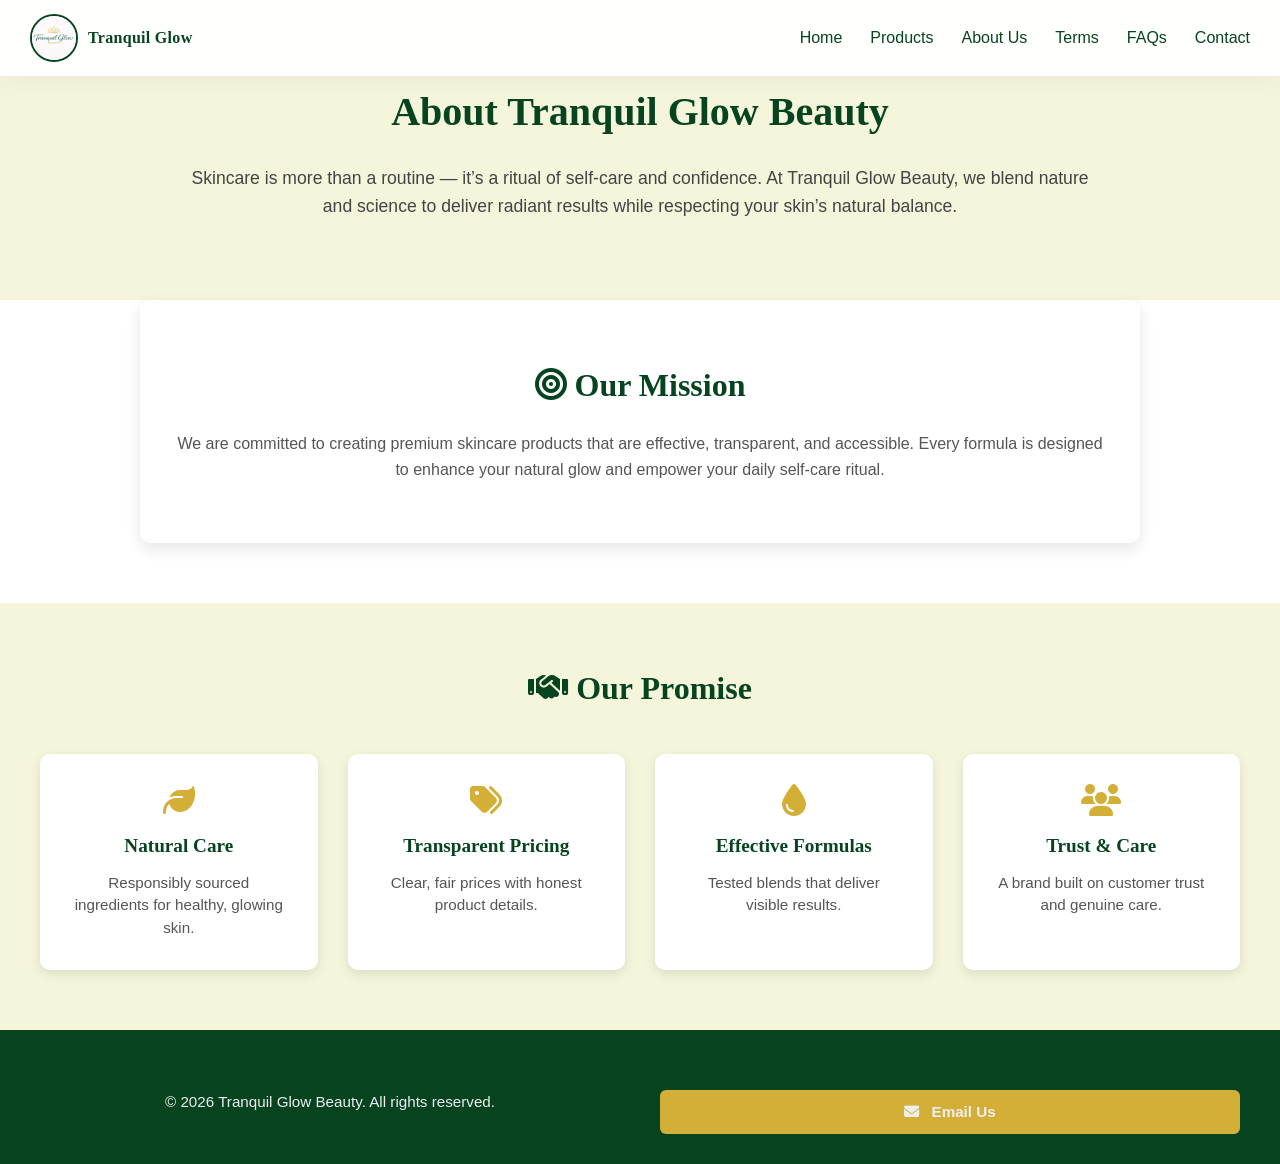
<file: about.html>
<!DOCTYPE html>
<html lang="en">
<head>
  <meta charset="UTF-8">
  <meta name="viewport" content="width=device-width, initial-scale=1.0">
  <title>About Us - Tranquil Glow Beauty</title>
  <link rel="stylesheet" href="css/style.css">
  <!-- Font Awesome -->
  <link rel="stylesheet" href="https://cdnjs.cloudflare.com/ajax/libs/font-awesome/6.5.0/css/all.min.css">
</head>
<body>

  <!-- Header (same as main site) -->
  <header class="navbar">
    <div class="logo">
      <img src="images/logo.jpg" alt="Tranquil Glow Beauty Logo">
      <p>Tranquil Glow</p>
    </div>
    <nav>
      <ul class="nav-links">
        <li><a href="index.html">Home</a></li>
        <li><a href="index.html#overview-section">Products</a></li>
        <li><a href="about.html" class="active">About Us</a></li>
        <li><a href="terms.html" class="active">Terms</a></li>
        <li><a href="index.html#faq">FAQs</a></li>
        <li><a href="index.html#contact">Contact</a></li>
      </ul>
      <div class="menu-toggle"><i class="fas fa-bars"></i></div>
    </nav>
  </header>

  <!-- Hero Section -->
  <section class="about-hero">
    <div class="hero-text">
      <h1>About Tranquil Glow Beauty</h1>
      <p>
        Skincare is more than a routine — it’s a ritual of self‑care and confidence. 
        At Tranquil Glow Beauty, we blend nature and science to deliver radiant results 
        while respecting your skin’s natural balance.
      </p>
    </div>
  </section>

  <!-- Mission Section -->
  <section class="about-mission">
    <h2><i class="fas fa-bullseye"></i> Our Mission</h2>
    <p>
      We are committed to creating premium skincare products that are effective, transparent, 
      and accessible. Every formula is designed to enhance your natural glow and empower 
      your daily self‑care ritual.
    </p>
  </section>

  <!-- Promise Section -->
  <section class="about-promise">
    <h2><i class="fas fa-handshake"></i> Our Promise</h2>
    <div class="promise-grid">
      <div class="promise-card">
        <i class="fas fa-leaf"></i>
        <h3>Natural Care</h3>
        <p>Responsibly sourced ingredients for healthy, glowing skin.</p>
      </div>
      <div class="promise-card">
        <i class="fas fa-tags"></i>
        <h3>Transparent Pricing</h3>
        <p>Clear, fair prices with honest product details.</p>
      </div>
      <div class="promise-card">
        <i class="fas fa-tint"></i>
        <h3>Effective Formulas</h3>
        <p>Tested blends that deliver visible results.</p>
      </div>
      <div class="promise-card">
        <i class="fas fa-users"></i>
        <h3>Trust & Care</h3>
        <p>A brand built on customer trust and genuine care.</p>
      </div>
    </div>
  </section>

  <!-- Footer -->
  <footer class="footer">
    <div class="footer-container">
      <p>&copy; 2026 Tranquil Glow Beauty. All rights reserved.</p>
      <a href="mailto:contact@tranquilglowbeauty.com" class="footer-btn">
        <i class="fas fa-envelope"></i> Email Us
      </a>
    </div>
  </footer>

  <!-- JS -->
  <script src="js/about.js"></script>
</body>
</html>
</file>
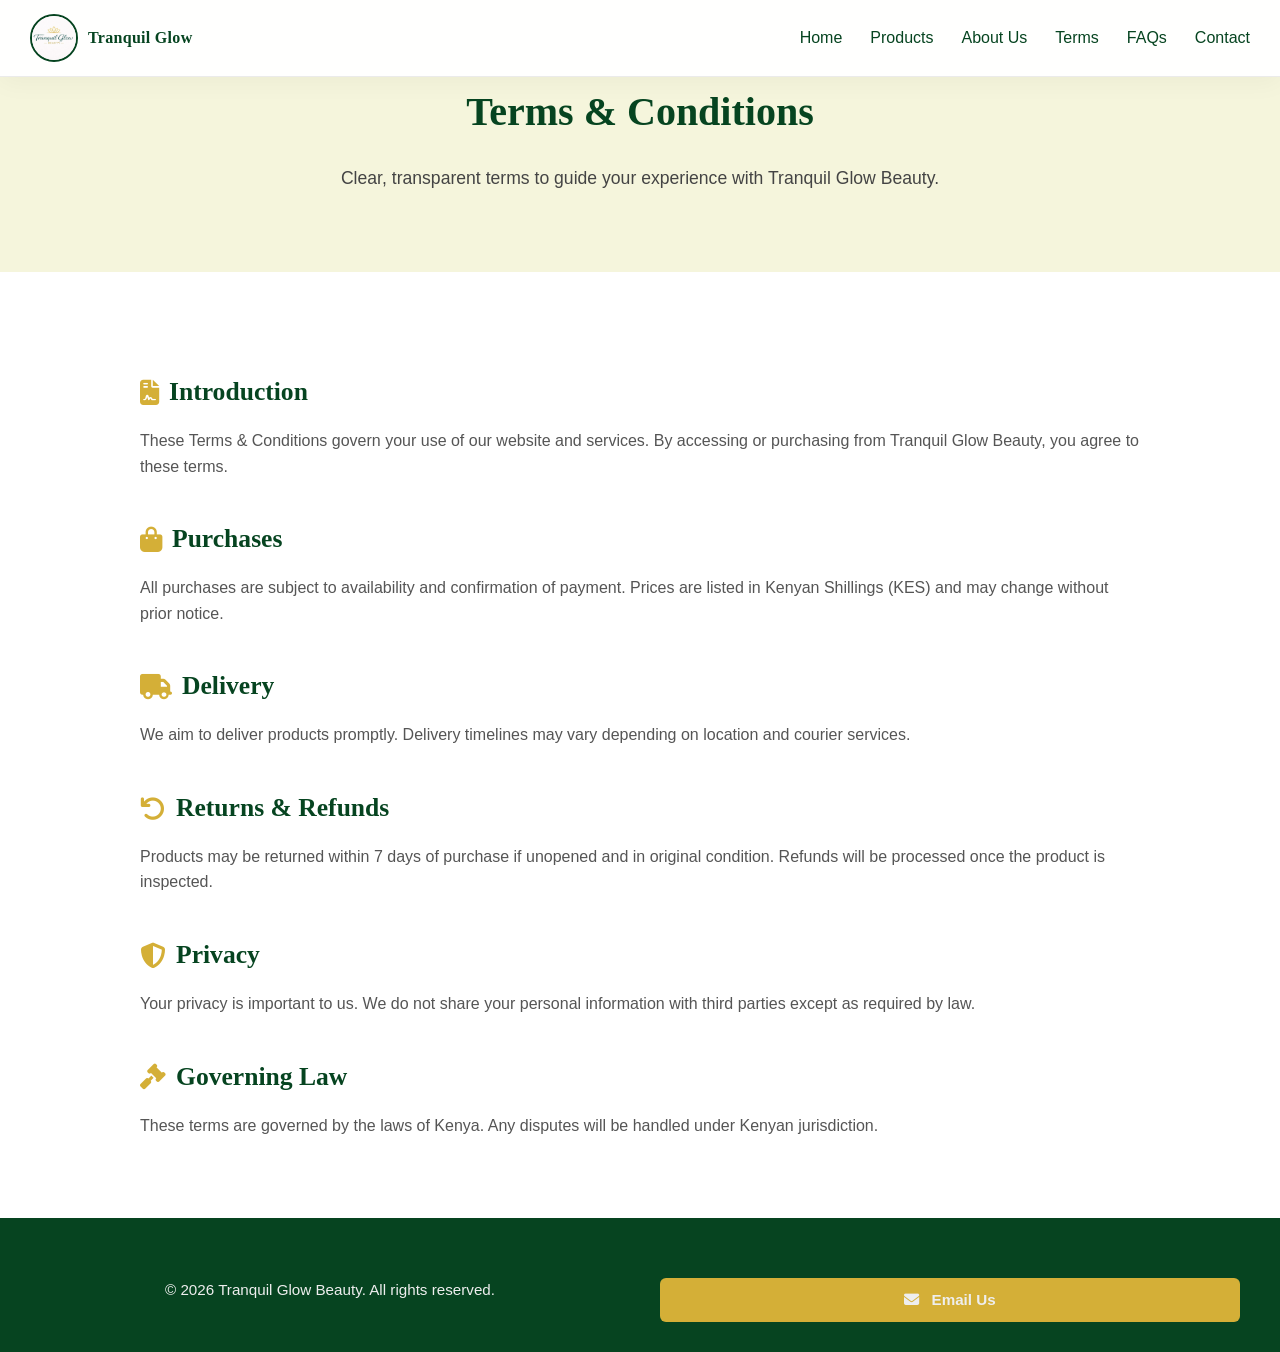
<file: terms.html>
<!DOCTYPE html>
<html lang="en">
<head>
  <meta charset="UTF-8">
  <meta name="viewport" content="width=device-width, initial-scale=1.0">
  <title>Terms & Conditions - Tranquil Glow Beauty</title>
  <link rel="stylesheet" href="css/style.css">
  <!-- Font Awesome -->
  <link rel="stylesheet" href="https://cdnjs.cloudflare.com/ajax/libs/font-awesome/6.5.0/css/all.min.css">
</head>
<body>

  <!-- Header (same as main site) -->
  <header class="navbar">
    <div class="logo">
      <img src="images/logo.jpg" alt="Tranquil Glow Beauty Logo">
      <p>Tranquil Glow</p>
    </div>
    <nav>
      <ul class="nav-links">
        <li><a href="index.html">Home</a></li>
        <li><a href="index.html#overview-section">Products</a></li>
        <li><a href="about.html">About Us</a></li>
        <li><a href="terms.html" class="active">Terms</a></li>
        <li><a href="index.html#faq">FAQs</a></li>
        <li><a href="index.html#contact">Contact</a></li>
      </ul>
      <div class="menu-toggle"><i class="fas fa-bars"></i></div>
    </nav>
  </header>

  <!-- Terms Hero -->
  <section class="terms-hero">
    <div class="hero-text">
      <h1>Terms & Conditions</h1>
      <p>Clear, transparent terms to guide your experience with Tranquil Glow Beauty.</p>
    </div>
  </section>

  <!-- Terms Content -->
  <section class="terms-content">
    <div class="terms-container">
      <h2><i class="fas fa-file-contract"></i> Introduction</h2>
      <p>
        These Terms & Conditions govern your use of our website and services. By accessing or purchasing from Tranquil Glow Beauty, you agree to these terms.
      </p>

      <h2><i class="fas fa-shopping-bag"></i> Purchases</h2>
      <p>
        All purchases are subject to availability and confirmation of payment. Prices are listed in Kenyan Shillings (KES) and may change without prior notice.
      </p>

      <h2><i class="fas fa-truck"></i> Delivery</h2>
      <p>
        We aim to deliver products promptly. Delivery timelines may vary depending on location and courier services.
      </p>

      <h2><i class="fas fa-undo"></i> Returns & Refunds</h2>
      <p>
        Products may be returned within 7 days of purchase if unopened and in original condition. Refunds will be processed once the product is inspected.
      </p>

      <h2><i class="fas fa-shield-alt"></i> Privacy</h2>
      <p>
        Your privacy is important to us. We do not share your personal information with third parties except as required by law.
      </p>

      <h2><i class="fas fa-gavel"></i> Governing Law</h2>
      <p>
        These terms are governed by the laws of Kenya. Any disputes will be handled under Kenyan jurisdiction.
      </p>
    </div>
  </section>

  <!-- Footer -->
  <footer class="footer">
    <div class="footer-container">
      <p>&copy; 2026 Tranquil Glow Beauty. All rights reserved.</p>
      <a href="mailto:contact@tranquilglowbeauty.com" class="footer-btn">
        <i class="fas fa-envelope"></i> Email Us
      </a>
    </div>
  </footer>

  <!-- JS -->
  <script src="js/terms.js"></script>
</body>
</html>
</file>
<file: css/style.css>
/* START GLOBAL RESET & VARIABLES */

/* CSS Reset */
* {
  margin: 0;
  padding: 0;
  box-sizing: border-box;
}

/* Body defaults */
body {
  font-family: 'Poppins', sans-serif;
  line-height: 1.6;
  background-color: #ffffff;
  color: #333333;
}

/* Color Variables */
:root {
  --color-primary: #064420;   /* Deep forest green */
  --color-secondary: #d4af37; /* Gold */
  --color-neutral: #ffffff;   /* White */
  --color-accent: #f5f5dc;    /* Light beige/cream */
  --color-soft: #e6d5e8;      /* Soft lavender (optional accent) */
}

/* Typography Variables */
:root {
  --font-heading: 'Playfair Display', serif;
  --font-body: 'Poppins', sans-serif;
}

html{
    scroll-margin-top:80px;
}

/* END GLOBAL RESET & VARIABLES */




  /* START NAVIGATION CSS */
.navbar {
  position: fixed;
  top: 0;
  left: 0;
  width: 100%;
  z-index: 1000;
  display: flex;
  align-items: center;
  justify-content: space-between;
  padding: 14px 30px;
  background: rgba(255, 255, 255, 0.96);
  backdrop-filter: blur(10px);
  border-bottom: 1px solid rgba(0, 0, 0, 0.08);
  box-shadow: 0 6px 24px rgba(0, 0, 0, 0.04);
  box-sizing: border-box;
}

.navbar .logo {
  display: flex;
  align-items: center;
  gap: 10px;
  flex-shrink: 0;
}

.navbar .logo img {
  height: 48px;
  width: 48px;
  object-fit: cover;
  border-radius: 50%;
  border: 2px solid var(--color-primary);
}

.navbar .logo p {
  margin: 0;
  font-family: var(--font-heading);
  font-weight: 700;
  font-size: 1rem;
  color: var(--color-primary);
  letter-spacing: 0.3px;
}

.nav-links {
  list-style: none;
  display: flex;
  align-items: center;
  gap: 28px;
  margin: 0 0 0 auto;
  padding: 0;
}

.nav-links li {
  margin: 0;
  padding: 0;
}

.nav-links li a {
  text-decoration: none;
  font-family: var(--font-body);
  font-weight: 500;
  color: var(--color-primary);
  position: relative;
  transition: color 0.25s ease;
}

.nav-links li a::after {
  content: "";
  position: absolute;
  left: 0;
  bottom: -6px;
  width: 0;
  height: 2px;
  background: var(--color-secondary);
  transition: width 0.25s ease;
}

.nav-links li a:hover {
  color: var(--color-secondary);
}

.nav-links li a:hover::after {
  width: 100%;
}

.menu-toggle {
  display: none;
  background: transparent;
  border: 0;
  cursor: pointer;
  font-size: 24px;
  color: var(--color-primary);
  padding: 8px;
  line-height: 1;
}

/* Tablet and below */
@media (max-width: 768px) {
  .navbar {
    padding: 12px 20px;
  }

  .menu-toggle {
    display: block;
  }

  .nav-links {
    display: none;
    position: absolute;
    top: 72px;
    right: 20px;
    left: auto;
    flex-direction: column;
    align-items: flex-start;
    justify-content: flex-start;
    text-align: left;
    gap: 16px;
    width: min(260px, calc(100vw - 40px));
    padding: 18px;
    margin: 0;
    background: rgba(255, 255, 255, 0.98);
    border-radius: 16px;
    border: 1px solid rgba(0, 0, 0, 0.08);
    box-shadow: 0 18px 40px rgba(0, 0, 0, 0.12);
  }

  .nav-links.active {
    display: flex;
  }

  .nav-links li {
    width: 100%;
  }

  .nav-links li a {
    display: block;
    width: 100%;
    text-align: left;
  }
}

/* Small phones */
@media (max-width: 480px) {
  .navbar {
    padding: 10px 16px;
  }

  .navbar .logo img {
    height: 42px;
    width: 42px;
  }

  .navbar .logo p {
    font-size: 0.95rem;
  }

  .nav-links {
    top: 68px;
    right: 16px;
    left: auto;
    width: calc(100vw - 32px);
  }
}
/* END NAVIGATION CSS */

/* START HERO CSS */
.hero {
  position: relative;
  width: 100%;
  min-height: clamp(560px, 82vh, 900px);
  margin-top: 72px;
  overflow: hidden;
  background: #f6f2ef;
  isolation: isolate;
}

.hero-bg {
  position: absolute;
  inset: 0;
  z-index: 0;
}

.hero-bg picture,
.hero-bg img {
  display: block;
  width: 100%;
  height: 100%;
}

.hero-bg img {
  object-fit: cover;
  object-position: center center;
  transform: scale(1.03);
}

/* Soft but strong enough to keep text readable */
.hero-overlay {
  position: absolute;
  inset: 0;
  z-index: 1;
  background:
    linear-gradient(90deg, rgba(0, 0, 0, 0.68) 0%, rgba(0, 0, 0, 0.46) 42%, rgba(0, 0, 0, 0.18) 100%),
    linear-gradient(180deg, rgba(0, 0, 0, 0.10) 0%, rgba(0, 0, 0, 0.24) 100%);
}

.hero-content {
  position: relative;
  z-index: 2;
  width: min(92%, 1180px);
  min-height: inherit;
  margin: 0 auto;
  display: flex;
  flex-direction: column;
  justify-content: center;
  align-items: flex-start;
  padding: clamp(28px, 5vw, 72px);
  color: #fff;
  text-align: left;
}

.hero-content h1 {
  margin: 0 0 14px;
  max-width: 620px;
  font-family: var(--font-heading);
  font-size: clamp(2.1rem, 5vw, 4.8rem);
  line-height: 1.02;
  font-weight: 800;
  letter-spacing: -0.04em;
  text-wrap: balance;
  text-shadow: 0 10px 30px rgba(0, 0, 0, 0.30);
}

.hero-content p {
  margin: 0 0 28px;
  max-width: 540px;
  font-family: var(--font-body);
  font-size: clamp(1rem, 1.55vw, 1.15rem);
  line-height: 1.7;
  color: rgba(255, 255, 255, 0.92);
  text-shadow: 0 8px 18px rgba(0, 0, 0, 0.22);
}

.btn-primary {
  display: inline-flex;
  align-items: center;
  justify-content: center;
  min-height: 48px;
  padding: 0 22px;
  border-radius: 999px;
  background: var(--color-secondary);
  color: #fff;
  text-decoration: none;
  font-family: var(--font-body);
  font-weight: 700;
  font-size: 1rem;
  letter-spacing: 0.2px;
  box-shadow: 0 12px 28px rgba(0, 0, 0, 0.18);
  transition: transform 0.25s ease, box-shadow 0.25s ease, background-color 0.25s ease;
}

.btn-primary:hover {
  transform: translateY(-2px);
  box-shadow: 0 16px 34px rgba(0, 0, 0, 0.22);
  background: color-mix(in srgb, var(--color-secondary) 88%, #000 12%);
}

.btn-primary:focus-visible {
  outline: 3px solid rgba(255, 255, 255, 0.65);
  outline-offset: 4px;
}

/* Desktop */
@media (min-width: 992px) {
  .hero-content > :is(h1, p, a) {
    max-width: 540px;
  }
}

/* Tablet */
@media (max-width: 991px) {
  .hero {
    min-height: 640px;
  }

  .hero-content {
    max-width: 760px;
  }
}

/* Mobile */
@media (max-width: 768px) {
  .hero {
    min-height: 560px;
    margin-top: 66px;
  }

  .hero-overlay {
    background:
      linear-gradient(180deg, rgba(0, 0, 0, 0.52) 0%, rgba(0, 0, 0, 0.42) 100%);
  }

  .hero-content {
    align-items: center;
    text-align: center;
    padding: 28px 18px;
  }

  .hero-content h1 {
    max-width: 100%;
    font-size: clamp(2rem, 8.5vw, 3rem);
  }

  .hero-content p {
    max-width: 100%;
    margin-bottom: 22px;
  }
}

/* Small phones */
@media (max-width: 480px) {
  .hero {
    min-height: 540px;
  }

  .hero-content {
    padding: 24px 16px;
  }

  .hero-content h1 {
    font-size: 2rem;
  }

  .hero-content p {
    font-size: 0.98rem;
  }

  .btn-primary {
    width: 100%;
    max-width: 220px;
  }
}

/* Reduce motion */
@media (prefers-reduced-motion: reduce) {
  .btn-primary,
  .hero-bg img {
    transition: none;
    transform: none;
  }
}
/* END HERO CSS */


/* ===========================
   START: DESIGN TOKENS
   =========================== */
:root {
  --prod-gap: 22px;
  --card-radius: 18px;
  --image-aspect: 4 / 3;
  --btn-padding-y: 11px;
  --btn-padding-x: 16px;
  --btn-radius: 12px;
  --btn-font-size: 0.95rem;
  --muted: #6b7280;
  --card-shadow: 0 14px 40px rgba(17, 24, 39, 0.08);
  --card-shadow-hover: 0 18px 50px rgba(17, 24, 39, 0.14);
  --border-soft: rgba(15, 23, 42, 0.08);
  --surface: #ffffff;
  --surface-soft: #f8fafc;
}
/* ===========================
   END: DESIGN TOKENS
   =========================== */


/* ===========================
   START: SMOOTH SCROLL & ANCHOR OFFSET
   =========================== */
html {
  scroll-behavior: smooth;
}

#overview-section,
.category-section {
  scroll-margin-top: 92px;
}
/* ===========================
   END: SMOOTH SCROLL & ANCHOR OFFSET
   =========================== */


/* ===========================
   START: PRODUCT NAV — PRO STYLE
   =========================== */

#product-nav {
  position: sticky;
  top: 0;
  z-index: 1000;
  background: rgba(255, 255, 255, 0.9);
  backdrop-filter: blur(10px);
  transition: transform 0.28s ease, opacity 0.28s ease;
  will-change: transform;
}

/* Hidden state when scrolling down */
#product-nav.nav-hidden {
  transform: translateY(-110%);
  opacity: 0;
  pointer-events: none;
}

/* Container */
#product-nav ul {
  display: flex;
  gap: 10px;
  overflow-x: auto;
  scroll-behavior: smooth;
  padding: 4px;
  margin: 0;
  list-style: none;
}

/* Hide scrollbar (clean look) */
#product-nav ul::-webkit-scrollbar {
  display: none;
}
#product-nav ul {
  -ms-overflow-style: none;
  scrollbar-width: none;
}

/* Links (PILL STYLE) */
#product-nav a {
  flex: 0 0 auto;
  padding: 10px 16px;
  border-radius: 999px;
  text-decoration: none;
  font-size: 0.92rem;
  font-weight: 500;
  color: var(--color-primary);
  background: #fff;
  border: 1px solid rgba(0,0,0,0.06);
  white-space: nowrap;
  transition: all 0.25s ease;
}

/* Hover effect */
#product-nav a:hover {
  background: var(--color-primary);
  color: #fff;
  transform: translateY(-2px);
  box-shadow: 0 6px 14px rgba(0,0,0,0.08);
}

/* Active / clicked feel */
#product-nav a:active {
  transform: scale(0.96);
}

/* Optional: highlight current section (you can add JS later) */
#product-nav a.active {
  background: var(--color-primary);
  color: #fff;
  box-shadow: 0 6px 16px rgba(10,120,90,0.2);
}

/* Tablet refinement */
@media (min-width: 768px) {
  #product-nav ul {
    justify-content: center;
    overflow: visible;
    flex-wrap: wrap;
  }
}

/* ===========================
   END: PRODUCT NAV — PRO STYLE
   =========================== */


/* ===========================
   START: SECTION LAYOUT
   =========================== */
#overview-section,
.category-section {
  box-sizing: border-box;
  width: 100%;
  padding: 58px 20px;
  margin: 0;
  font-family: var(--font-body);
  color: var(--color-secondary);
}

#overview-section > h2,
.category-section > h2 {
  margin: 0 0 12px;
  text-align: center;
  font-family: var(--font-heading);
  color: var(--color-primary);
  font-size: clamp(1.65rem, 1.2rem + 1vw, 2.2rem);
  line-height: 1.08;
  letter-spacing: -0.02em;
}

.intro,
.products-intro,
.section-intro {
  max-width: 920px;
  margin: 10px auto 30px;
  text-align: center;
  color: var(--muted);
  font-size: 1rem;
  line-height: 1.7;
  padding: 0 6px;
}
/* ===========================
   END: SECTION LAYOUT
   =========================== */





/* ===========================
   START: PRODUCTS SECTION DESIGN TOKENS
   =========================== */
:root {
  --prod-gap: 22px;
  --card-radius: 18px;
  --image-aspect: 4 / 3;
  --btn-padding-y: 11px;
  --btn-padding-x: 16px;
  --btn-radius: 12px;
  --btn-font-size: 0.95rem;
  --muted: #6b7280;
  --card-shadow: 0 14px 40px rgba(17, 24, 39, 0.08);
  --card-shadow-hover: 0 18px 50px rgba(17, 24, 39, 0.14);
  --border-soft: rgba(15, 23, 42, 0.08);
  --surface: #ffffff;
  --nav-height: 68px;
}
/* ===========================
   END: PRODUCTS SECTION DESIGN TOKENS
   =========================== */


/* ===========================
   START: GLOBAL PRODUCT BEHAVIOR
   =========================== */
html {
  scroll-behavior: smooth;
}

#overview-section,
.category-section {
  scroll-margin-top: 100px;
}
/* ===========================
   END: GLOBAL PRODUCT BEHAVIOR
   =========================== */


/* ===========================
   START: PRODUCT NAVIGATION
   =========================== */
#product-nav {
  position: sticky;
  top: 0;
  z-index: 900;
  width: 100%;
  box-sizing: border-box;
  padding: 12px 16px;
  background: rgba(255, 255, 255, 0.92);
  backdrop-filter: blur(10px);
  border-bottom: 1px solid rgba(0, 0, 0, 0.05);
  transition: transform 0.28s ease, opacity 0.28s ease;
  will-change: transform, opacity;
}

#product-nav.nav-hidden {
  transform: translateY(-120%);
  opacity: 0;
  pointer-events: none;
}

#product-nav ul {
  list-style: none;
  margin: 0 auto;
  padding: 4px;
  display: flex;
  gap: 10px;
  flex-wrap: wrap;
  justify-content: center;
  align-items: center;
  max-width: 1200px;
}

#product-nav a {
  display: inline-flex;
  align-items: center;
  justify-content: center;
  flex: 0 0 auto;
  padding: 10px 16px;
  border-radius: 999px;
  text-decoration: none;
  font-family: var(--font-body);
  font-size: 0.92rem;
  font-weight: 700;
  white-space: nowrap;
  color: var(--color-primary);
  background: #fff;
  border: 1px solid var(--border-soft);
  box-shadow: 0 8px 20px rgba(15, 23, 42, 0.04);
  transition: transform 0.2s ease, box-shadow 0.2s ease, background 0.2s ease, color 0.2s ease;
}

#product-nav a:hover,
#product-nav a:focus-visible {
  background: var(--color-primary);
  color: #fff;
  transform: translateY(-2px);
  box-shadow: 0 12px 26px rgba(15, 23, 42, 0.1);
  outline: none;
}
/* ===========================
   END: PRODUCT NAVIGATION
   =========================== */


/* ===========================
   START: PRODUCT SECTION LAYOUT
   =========================== */
#overview-section,
.category-section {
  box-sizing: border-box;
  width: 100%;
  margin: 0;
  padding: 58px 20px;
  font-family: var(--font-body);
  color: var(--color-secondary);
}

#overview-section > h2,
.category-section > h2 {
  margin: 0 0 12px;
  text-align: center;
  font-family: var(--font-heading);
  color: var(--color-primary);
  font-size: clamp(1.65rem, 1.2rem + 1vw, 2.2rem);
  line-height: 1.08;
  letter-spacing: -0.02em;
}

.intro,
.products-intro,
.section-intro {
  max-width: 920px;
  margin: 10px auto 30px;
  text-align: center;
  color: var(--muted);
  font-size: 1rem;
  line-height: 1.7;
  padding: 0 6px;
}
/* ===========================
   END: PRODUCT SECTION LAYOUT
   =========================== */


/* ===========================
   START: SECTION BACKGROUNDS
   =========================== */
.section--overview {
  background: linear-gradient(180deg, #ffffff 0%, #fbfbfb 100%);
}

.category-section.bg-face {
  background: linear-gradient(180deg, #fffaf6 0%, #fff4ee 100%);
}

.category-section.bg-lotions {
  background: linear-gradient(180deg, #f7fbff 0%, #eef6ff 100%);
}

.category-section.bg-target {
  background: linear-gradient(180deg, #fbfbfb 0%, #f4f4f4 100%);
}

.category-section.bg-oils {
  background: linear-gradient(180deg, #fff9f2 0%, #fff3e6 100%);
}

.category-section.bg-scrubs {
  background: linear-gradient(180deg, #f9fff6 0%, #effff0 100%);
}

.category-section::before,
.section--overview::before {
  content: "";
  display: block;
  height: 6px;
  width: 100%;
  max-width: 1200px;
  margin: 0 auto 18px;
  border-radius: 999px;
  background: linear-gradient(90deg, rgba(0, 0, 0, 0.04), rgba(0, 0, 0, 0.06));
}

.category-section.bg-face::before {
  background: linear-gradient(90deg, #ffd7c2, #ffb38a);
}

.category-section.bg-lotions::before {
  background: linear-gradient(90deg, #dceeff, #a8d1ff);
}

.category-section.bg-target::before {
  background: linear-gradient(90deg, #e7e7e7, #cfcfcf);
}

.category-section.bg-oils::before {
  background: linear-gradient(90deg, #fff1d6, #ffd9a8);
}

.category-section.bg-scrubs::before {
  background: linear-gradient(90deg, #eaffef, #bfffcf);
}
/* ===========================
   END: SECTION BACKGROUNDS
   =========================== */


/* ===========================
   START: PRODUCT GRID
   Important:
   - Cards do not stretch too wide on large screens.
   - Single-product sections stay elegant and balanced.
   =========================== */
.product-grid {
  max-width: 1200px;
  margin: 0 auto;
  display: grid;
  grid-template-columns: repeat(auto-fit, minmax(240px, 320px));
  justify-content: center;
  gap: var(--prod-gap);
  align-items: stretch;
  padding: 0 6px;
}
/* ===========================
   END: PRODUCT GRID
   =========================== */


/* ===========================
   START: PRODUCT CARD
   =========================== */
.product-card {
  width: 100%;
  max-width: 320px;
  display: flex;
  flex-direction: column;
  gap: 12px;
  background: var(--surface);
  border-radius: var(--card-radius);
  padding: 16px;
  border: 1px solid rgba(15, 23, 42, 0.06);
  box-shadow: var(--card-shadow);
  overflow: hidden;
  min-height: 100%;
  transition: transform 0.22s ease, box-shadow 0.22s ease, border-color 0.22s ease;
}

.product-card:hover,
.product-card:focus-within {
  transform: translateY(-4px);
  box-shadow: var(--card-shadow-hover);
  border-color: rgba(15, 23, 42, 0.1);
}

.product-card h3 {
  margin: 0;
  font-family: var(--font-heading);
  font-size: 1.06rem;
  color: var(--color-primary);
  line-height: 1.25;
  letter-spacing: -0.01em;
}

.product-card .price {
  margin: 0;
  font-family: var(--font-body);
  font-size: 1rem;
  color: var(--color-secondary);
  font-weight: 700;
}

.product-card .summary {
  margin: 2px 0 0;
  color: var(--muted);
  font-size: 0.96rem;
  line-height: 1.6;
}

.product-full-description {
  margin-top: 6px;
  padding-top: 10px;
  border-top: 1px solid rgba(15, 23, 42, 0.08);
  color: #374151;
  font-size: 0.95rem;
  line-height: 1.65;
}

.product-full-description h4 {
  margin: 12px 0 8px;
  color: var(--color-primary);
  font-size: 0.98rem;
}

.product-full-description ul {
  margin: 8px 0 0 18px;
  padding: 0;
}

.product-full-description li {
  margin: 6px 0;
}
/* ===========================
   END: PRODUCT CARD
   =========================== */


/* ===========================
   START: PRODUCT IMAGES
   =========================== */
.image-wrap {
  width: 100%;
  aspect-ratio: var(--image-aspect);
  border-radius: 14px;
  overflow: hidden;
  background: linear-gradient(180deg, #f5f7fb 0%, #eef2f7 100%);
  flex-shrink: 0;
  position: relative;
  isolation: isolate;
}

.image-wrap::after {
  content: "";
  position: absolute;
  inset: 0;
  background: linear-gradient(180deg, rgba(255, 255, 255, 0.02), rgba(0, 0, 0, 0.04));
  pointer-events: none;
}

.image-wrap img,
.product-card > img {
  width: 100%;
  height: 100%;
  display: block;
  object-fit: cover;
  object-position: center;
  transform: scale(1);
  transition: transform 0.28s ease;
}

.product-card:hover .image-wrap img,
.product-card:hover > img {
  transform: scale(1.04);
}

.product-card > img {
  aspect-ratio: var(--image-aspect);
  border-radius: 14px;
}
/* ===========================
   END: PRODUCT IMAGES
   =========================== */


/* ===========================
   START: PRODUCT BUTTONS
   =========================== */
.actions,
.product-actions {
  display: flex;
  gap: 10px;
  flex-wrap: wrap;
  align-items: center;
  margin-top: auto;
  width: 100%;
}

.btn-buy,
.btn-view-more,
.btn-details, .feature-btn{
  display: inline-flex;
  align-items: center;
  justify-content: center;
  min-height: 42px;
  padding: var(--btn-padding-y) var(--btn-padding-x);
  border-radius: var(--btn-radius);
  font-size: var(--btn-font-size);
  font-weight: 700;
  line-height: 1;
  text-decoration: none;
  border: 1px solid transparent;
  cursor: pointer;
  user-select: none;
  transition: transform 0.16s ease, box-shadow 0.16s ease, background 0.16s ease, border-color 0.16s ease;
}

.btn-buy {
  background: var(--color-primary);
  color: #fff;
  box-shadow: 0 10px 22px rgba(0, 0, 0, 0.1);
}

.btn-buy:hover,
.btn-buy:focus-visible {
  transform: translateY(-2px);
  filter: brightness(0.98);
  outline: none;
}

.btn-view-more,
.btn-details, .feature-btn {
  background: rgba(255, 255, 255, 0.92);
  color: var(--color-primary);
  border-color: rgba(15, 23, 42, 0.1);
}

.btn-view-more:hover,
.btn-details:hover,
.btn-view-more:focus-visible,
.btn-details:focus-visible, .feature-btn {
  background: #fff;
  transform: translateY(-2px);
  outline: none;
}

.btn-buy[aria-disabled="true"],
.btn-view-more[aria-disabled="true"],
.btn-details[aria-disabled="true"] {
  opacity: 0.55;
  pointer-events: none;
  box-shadow: none;
}
/* ===========================
   END: PRODUCT BUTTONS
   =========================== */


/* ===========================
   START: PRODUCT MODAL
   =========================== */
.modal {
  position: fixed;
  inset: 0;
  display: none;
  z-index: 9999;
  padding: 18px;
}

.modal[aria-hidden="false"] {
  display: flex;
  align-items: center;
  justify-content: center;
}

.modal-overlay {
  position: absolute;
  inset: 0;
  background: rgba(15, 23, 42, 0.62);
  backdrop-filter: blur(6px);
}

.modal-panel {
  position: relative;
  z-index: 1;
  width: min(980px, 90vw);
  max-height: min(88vh, 900px);
  overflow: hidden;
  background: #fff;
  border-radius: 22px;
  box-shadow: 0 30px 90px rgba(0, 0, 0, 0.25);
  border: 1px solid rgba(255, 255, 255, 0.35);
}

.modal-close {
  position: absolute;
  top: 14px;
  right: 14px;
  width: 42px;
  height: 42px;
  border: none;
  border-radius: 999px;
  background: rgba(15, 23, 42, 0.08);
  color: #111827;
  font-size: 1.6rem;
  line-height: 1;
  cursor: pointer;
  z-index: 2;
}

.modal-body {
  display: grid;
  grid-template-columns: minmax(360px, 1fr) minmax(320px, 0.95fr);
  align-items: stretch;
  min-height: 520px;
}

#modalImage {
  width: 100%;
  height: 100%;
  min-height: 520px;
  object-fit: cover;
  object-position: center;
  display: block;
  background: #f3f4f6;
}

.modal-info {
  padding: 28px;
  overflow: auto;
}

.modal-info h3 {
  margin: 0 0 10px;
  font-family: var(--font-heading);
  font-size: clamp(1.35rem, 1rem + 1vw, 2rem);
  color: var(--color-primary);
}

.modal-info .price {
  margin: 0 0 16px;
  font-size: 1.05rem;
  font-weight: 800;
  color: var(--color-secondary);
}

#modalDescription {
  color: #374151;
  font-size: 0.98rem;
  line-height: 1.7;
  margin-bottom: 22px;
}

#modalDescription h4 {
  margin: 14px 0 8px;
  color: var(--color-primary);
}

#modalDescription ul {
  margin: 8px 0 0 18px;
  padding: 0;
}

#modalDescription li {
  margin: 6px 0;
}
/* ===========================
   END: PRODUCT MODAL
   =========================== */


/* ===========================
   START: ACCESSIBILITY
   =========================== */
#product-nav a:focus-visible,
.product-card:focus-within,
.btn-buy:focus-visible,
.btn-view-more:focus-visible,
.btn-details:focus-visible,
.modal-close:focus-visible {
  box-shadow: 0 0 0 4px rgba(0, 0, 0, 0.12);
  outline: none;
}

.sr-only {
  position: absolute !important;
  width: 1px;
  height: 1px;
  padding: 0;
  margin: -1px;
  overflow: hidden;
  clip: rect(0, 0, 0, 0);
  white-space: nowrap;
  border: 0;
}
/* ===========================
   END: ACCESSIBILITY
   =========================== */


/* ===========================
   START: RESPONSIVE DESIGN
   =========================== */
@media (max-width: 1024px) {
  #overview-section,
  .category-section {
    padding: 52px 18px;
  }

  .product-grid {
    grid-template-columns: repeat(auto-fit, minmax(220px, 1fr));
  }

  .modal-panel {
    width: min(900px, 92vw);
    max-height: 90vh;
  }

  .modal-body {
    grid-template-columns: 1fr;
    min-height: auto;
  }

  #modalImage {
    min-height: 280px;
    max-height: 360px;
  }
}

@media (max-width: 768px) {
  #product-nav {
    padding: 12px 14px 8px;
  }

  #product-nav ul {
    gap: 8px;
  }

  #product-nav a {
    padding: 8px 12px;
    font-size: 0.9rem;
  }

  #overview-section,
  .category-section {
    padding: 44px 14px;
  }

  .product-grid {
    gap: 16px;
    grid-template-columns: repeat(auto-fit, minmax(200px, 1fr));
  }

  .product-card {
    padding: 14px;
    border-radius: 16px;
  }

  .actions {
    gap: 8px;
  }

  .btn-buy,
  .btn-view-more,
  .btn-details {
    min-height: 40px;
    padding: 10px 14px;
  }

  .modal {
    padding: 10px;
  }

  .modal-panel {
    width: min(100%, 96vw);
    border-radius: 18px;
  }

  .modal-info {
    padding: 22px;
  }

  #modalImage {
    min-height: 220px;
    max-height: 320px;
  }
}

@media (max-width: 520px) {
  #overview-section,
  .category-section {
    padding: 36px 12px;
  }

  .product-grid {
    grid-template-columns: 1fr;
    gap: 14px;
    padding: 0;
  }

  .product-card {
    max-width: 100%;
  }

  .product-card h3 {
    font-size: 1rem;
  }

  .product-card .summary,
  .product-full-description {
    font-size: 0.94rem;
  }

  .image-wrap {
    aspect-ratio: 16 / 10;
    border-radius: 12px;
  }

  .btn-buy,
  .btn-view-more,
  .btn-details {
    width: 100%;
  }

  #modalImage {
    min-height: 200px;
    max-height: 280px;
  }
}
/* ===========================
   END: RESPONSIVE DESIGN
   =========================== */



/* ===========================
   START: PRODUCT NAV — COMPACT STYLE
   =========================== */

:root {
  --main-header-height: 70px;
}

/* Main bar */
#product-nav {
  position: fixed;
  top: var(--main-header-height);
  left: 0;
  width: 100%;
  z-index: 900;
  background: rgba(255, 255, 255, 0.92);
  backdrop-filter: blur(12px);
  border-bottom: 1px solid rgba(0, 0, 0, 0.05);
  padding: 6px 10px;
  transition: transform 0.3s ease, opacity 0.3s ease;
}

/* Hide when scrolling down */
#product-nav.nav-hidden {
  transform: translateY(-120%);
  opacity: 0;
  pointer-events: none;
}

/* List layout */
#product-nav ul {
  display: flex;
  gap: 6px;
  margin: 0 auto;
  padding: 2px;
  list-style: none;
  max-width: 1200px;
  overflow-x: auto;
  scroll-behavior: smooth;
}

/* Hide scrollbar */
#product-nav ul::-webkit-scrollbar {
  display: none;
}
#product-nav ul {
  scrollbar-width: none;
  -ms-overflow-style: none;
}

/* Compact pills */
#product-nav a {
  flex: 0 0 auto;
  padding: 7px 11px;
  border-radius: 999px;
  text-decoration: none;
  font-size: 0.78rem;
  font-weight: 600;
  white-space: nowrap;
  color: var(--color-primary);
  background: #fff;
  border: 1px solid rgba(0, 0, 0, 0.06);
  box-shadow: 0 4px 10px rgba(0, 0, 0, 0.04);
  transition: all 0.22s ease;
}

#product-nav a:hover {
  transform: translateY(-1px);
  background: var(--color-primary);
  color: #fff;
  box-shadow: 0 8px 16px rgba(0, 0, 0, 0.08);
}

#product-nav a.active {
  background: var(--color-primary);
  color: #fff;
  box-shadow: 0 8px 18px rgba(0, 0, 0, 0.10);
}

/* Desktop center alignment */
@media (min-width: 768px) {
  #product-nav ul {
    justify-content: center;
    overflow: visible;
    flex-wrap: wrap;
  }
}

/* Prevent content jump */
body.has-product-nav {
  padding-top: 48px;
}

/* Extra compact on small screens */
@media (max-width: 768px) {
  :root {
    --main-header-height: 62px;
  }

  #product-nav {
    padding: 5px 8px;
  }

  #product-nav ul {
    gap: 5px;
  }

  #product-nav a {
    padding: 6px 9px;
    font-size: 0.72rem;
  }

  body.has-product-nav {
    padding-top: 42px;
  }
}

/* ===========================
   END: PRODUCT NAV — COMPACT STYLE
   =========================== */

/* lock the page behind the modal */
body.modal-open {
  position: fixed;
  width: 100%;
  overflow: hidden;
  touch-action: none;
}

/* modal stays centered and does not scroll itself */
#productModal {
  overflow: hidden;
}

/* big screens: image left, text right */
@media (min-width: 992px) {
  .modal-panel {
    overflow: hidden;
    max-height: 88vh;
  }

  .modal-body {
    display: grid;
    grid-template-columns: 1fr 1fr;
    height: 88vh;
    overflow: hidden;
  }

  #modalImage {
    width: 100%;
    height: 100%;
    object-fit: cover;
    display: block;
  }

  .modal-info {
    overflow-y: auto;
    height: 100%;
    padding: 28px;
  }
}

/* small screens: stack image on top, text below */
@media (max-width: 991px) {
  .modal-body {
    display: flex;
    flex-direction: column;
    max-height: 88vh;
    overflow: hidden;
  }

  #modalImage {
    width: 100%;
    height: 240px;
    object-fit: cover;
  }

  .modal-info {
    overflow-y: auto;
    height: auto;
    max-height: calc(88vh - 240px);
    padding: 20px;
  }
}


/* ===========================
   START: MODAL BODY LOCK
   =========================== */
body.modal-open {
  overflow: hidden;
  touch-action: none;
}
/* ===========================
   END: MODAL BODY LOCK
   =========================== */




/* ===========================
   START: MODAL SCROLL FIX
   =========================== */
#productModal {
  overflow: hidden;
}

.modal-panel {
  max-height: 88vh;
  overflow: hidden;
}

.modal-body {
  height: 88vh;
  overflow: hidden;
}

@media (min-width: 992px) {
  .modal-body {
    display: grid;
    grid-template-columns: 1fr 1fr;
  }

  #modalImage {
    width: 100%;
    height: 100%;
    object-fit: cover;
  }

  .modal-info {
    height: 100%;
    overflow-y: auto;
    -webkit-overflow-scrolling: touch;
  }
}

@media (max-width: 991px) {
  .modal-body {
    display: flex;
    flex-direction: column;
  }

  #modalImage {
    width: 100%;
    height: 240px;
    object-fit: cover;
  }

  .modal-info {
    overflow-y: auto;
    -webkit-overflow-scrolling: touch;
  }
}
/* ===========================
   END: MODAL SCROLL FIX
   =========================== */









 
/* START OFFERS SECTION */
.offers {
  padding: 60px 30px;
  background: #fff8e7; /* soft highlight */
}

.offers h2 {
  text-align: center;
  font-family: var(--font-heading);
  font-size: 2rem;
  color: var(--color-primary);
  margin-bottom: 30px;
}

.offer-grid {
  display: grid;
  grid-template-columns: repeat(auto-fit, minmax(220px, 1fr));
  gap: 20px;
  max-width: 1000px;
  margin: 0 auto;
}

.offer-card {
  background: #fff;
  border: 2px solid var(--color-primary);
  border-radius: 8px;
  padding: 20px;
  text-align: center;
  box-shadow: 0 4px 12px rgba(0,0,0,0.05);
}

.offer-card h3 {
  font-size: 1.1rem;
  color: var(--color-primary);
  margin-bottom: 10px;
}

.offer-card .price {
  font-size: 1rem;
  font-weight: bold;
  color: var(--color-secondary);
  margin-bottom: 8px;
}

.offer-card .details {
  font-size: 0.9rem;
  color: #444;
}

/* END OFFERS SECTION */



/* ===========================
   START ABOUT US HERO SECTION
   =========================== */
.about-hero {
  background: var(--color-accent);
  padding: 80px 30px;
  text-align: center;
}

.about-hero .hero-text {
  max-width: 900px;
  margin: 0 auto;
}

.about-hero h1 {
  font-family: var(--font-heading);
  font-size: 2.5rem;
  color: var(--color-primary);
  margin-bottom: 20px;
}

.about-hero p {
  font-family: var(--font-body);
  font-size: 1.1rem;
  color: #444;
  line-height: 1.6;
}
/* ===========================
   END ABOUT US HERO SECTION
   =========================== */


/* ===========================
   START MISSION SECTION
   =========================== */
.about-mission {
  background: var(--color-neutral);
  padding: 60px 30px;
  text-align: center;
  max-width: 1000px;
  margin: 0 auto 60px auto;
  border-radius: 10px;
  box-shadow: 0 6px 16px rgba(0,0,0,0.1);
}

.about-mission h2 {
  font-family: var(--font-heading);
  font-size: 2rem;
  color: var(--color-primary);
  margin-bottom: 20px;
}

.about-mission p {
  font-family: var(--font-body);
  font-size: 1rem;
  color: #555;
  line-height: 1.6;
}
/* ===========================
   END MISSION SECTION
   =========================== */


/* ===========================
   START PROMISE SECTION
   =========================== */
.about-promise {
  padding: 60px 30px;
  background-color: var(--color-accent);
  text-align: center;
}

.about-promise h2 {
  font-family: var(--font-heading);
  font-size: 2rem;
  color: var(--color-primary);
  margin-bottom: 40px;
}

.promise-grid {
  display: grid;
  grid-template-columns: repeat(4, 1fr);
  gap: 30px;
  max-width: 1200px;
  margin: 0 auto;
}

.promise-card {
  background: var(--color-neutral);
  padding: 30px;
  border-radius: 10px;
  box-shadow: 0 4px 12px rgba(0,0,0,0.1);
}

.promise-card i {
  font-size: 2rem;
  color: var(--color-secondary);
  margin-bottom: 15px;
}

.promise-card h3 {
  font-family: var(--font-heading);
  font-size: 1.2rem;
  margin-bottom: 10px;
  color: var(--color-primary);
}

.promise-card p {
  font-family: var(--font-body);
  font-size: 0.95rem;
  color: #555;
  line-height: 1.5;
}

/* Responsive */
@media (max-width: 1024px) {
  .promise-grid {
    grid-template-columns: repeat(2, 1fr);
  }
}

@media (max-width: 600px) {
  .promise-grid {
    grid-template-columns: 1fr;
  }
}
/* ===========================
   END PROMISE SECTION
   =========================== */


/* ===========================
   START FOOTER SECTION
   =========================== */
.footer {
  background-color: var(--color-primary);
  color: var(--color-neutral);
  padding: 30px 20px;
  text-align: center;
}

.footer-container {
  max-width: 1200px;
  margin: 0 auto;
}

.footer p {
  font-family: var(--font-body);
  font-size: 0.95rem;
  margin-bottom: 15px;
}

.footer-btn {
  display: inline-block;
  background-color: var(--color-secondary);
  color: var(--color-neutral);
  padding: 10px 20px;
  border-radius: 6px;
  text-decoration: none;
  font-family: var(--font-body);
  font-weight: 600;
  transition: background 0.3s ease;
}

.footer-btn i {
  margin-right: 8px;
}

.footer-btn:hover {
  background-color: var(--color-neutral);
  color: var(--color-primary);
}
/* ===========================
   END FOOTER SECTION
   =========================== */
   
   
   
   /* ===========================
   START TERMS HERO SECTION
   =========================== */
.terms-hero {
  background: var(--color-accent);
  padding: 80px 30px;
  text-align: center;
}

.terms-hero .hero-text {
  max-width: 900px;
  margin: 0 auto;
}

.terms-hero h1 {
  font-family: var(--font-heading);
  font-size: 2.5rem;
  color: var(--color-primary);
  margin-bottom: 20px;
}

.terms-hero p {
  font-family: var(--font-body);
  font-size: 1.1rem;
  color: #444;
  line-height: 1.6;
}
/* ===========================
   END TERMS HERO SECTION
   =========================== */


/* ===========================
   START TERMS CONTENT SECTION
   =========================== */
.terms-content {
  padding: 60px 30px;
  background: var(--color-neutral);
}

.terms-container {
  max-width: 1000px;
  margin: 0 auto;
}

.terms-container h2 {
  font-family: var(--font-heading);
  font-size: 1.6rem;
  color: var(--color-primary);
  margin-top: 40px;
  margin-bottom: 15px;
  display: flex;
  align-items: center;
  gap: 10px;
}

.terms-container h2 i {
  color: var(--color-secondary);
}

.terms-container p {
  font-family: var(--font-body);
  font-size: 1rem;
  color: #555;
  line-height: 1.6;
  margin-bottom: 20px;
}
/* ===========================
   END TERMS CONTENT SECTION
   =========================== */


/* ===========================
   START FOOTER SECTION
   =========================== */
.footer {
  background-color: var(--color-primary);
  color: var(--color-neutral);
  padding: 30px 20px;
  text-align: center;
}

.footer-container {
  max-width: 1200px;
  margin: 0 auto;
}

.footer p {
  font-family: var(--font-body);
  font-size: 0.95rem;
  margin-bottom: 15px;
}

.footer-btn {
  display: inline-block;
  background-color: var(--color-secondary);
  color: var(--color-neutral);
  padding: 10px 20px;
  border-radius: 6px;
  text-decoration: none;
  font-family: var(--font-body);
  font-weight: 600;
  transition: background 0.3s ease;
}

.footer-btn i {
  margin-right: 8px;
}

.footer-btn:hover {
  background-color: var(--color-neutral);
  color: var(--color-primary);
}
/* ===========================
   END FOOTER SECTION
   =========================== */
   
   

/* ===========================
   START FAQ SECTION
   =========================== */
.faq-section {
  padding: 80px 30px;
  background: var(--color-neutral);
}

.faq-hero {
  text-align: center;
  margin-bottom: 40px;
}

.faq-hero h1 {
  font-family: var(--font-heading);
  font-size: 2.2rem;
  color: var(--color-primary);
  margin-bottom: 15px;
}

.faq-hero p {
  font-family: var(--font-body);
  font-size: 1rem;
  color: #555;
  max-width: 700px;
  margin: 0 auto;
  line-height: 1.6;
}

/* FAQ Container */
.faq-container {
  max-width: 900px;
  margin: 0 auto;
  display: flex;
  flex-direction: column;
  gap: 20px;
}

/* FAQ Item */
.faq-item {
  background: #f9f9f9;
  border-radius: 8px;
  padding: 20px;
  box-shadow: 0 4px 12px rgba(0,0,0,0.05);
  transition: all 0.3s ease;
}

.faq-item.active {
  background: #fff;
  border: 1px solid var(--color-primary);
}

/* Question Row */
.faq-question {
  display: flex;
  justify-content: space-between;
  align-items: center;
  font-family: var(--font-heading);
  font-size: 1.1rem;
  color: var(--color-primary);
  cursor: pointer;
  transition: color 0.3s ease;
}

.faq-question:hover {
  color: var(--color-secondary);
}

/* Icon styling */
.faq-question .icon {
  font-size: 1rem;
  color: var(--color-primary);
  transition: transform 0.3s ease, color 0.3s ease;
}

.faq-item.active .faq-question .icon {
  color: var(--color-secondary);
}

/* Answer */
.faq-answer {
  font-family: var(--font-body);
  font-size: 0.95rem;
  color: #444;
  line-height: 1.6;
  display: none; /* hidden by default */
  margin-top: 10px;
  animation: slideDown 0.3s ease forwards;
}

/* Active state */
.faq-item.active .faq-answer {
  display: block;
}

/* Slide-down animation */
@keyframes slideDown {
  from { opacity: 0; transform: translateY(-5px); }
  to { opacity: 1; transform: translateY(0); }
}

/* Responsive */
@media (max-width: 768px) {
  .faq-section {
    padding: 60px 20px;
  }

  .faq-hero h1 {
    font-size: 1.8rem;
  }

  .faq-question {
    font-size: 1rem;
  }

  .faq-answer {
    font-size: 0.9rem;
  }
}
/* ===========================
   END FAQ SECTION
   =========================== */
   
   
   
   /* ===========================
   START CONTACT SECTION
   =========================== */
.contact-section {
  padding: 80px 30px;
  background: var(--color-accent);
}

/* Hero */
.contact-hero {
  text-align: center;
  margin-bottom: 40px;
}

.contact-hero h1 {
  font-family: var(--font-heading);
  font-size: 2.5rem;
  color: var(--color-primary);
  margin-bottom: 15px;
}

.contact-hero p {
  font-family: var(--font-body);
  font-size: 1.1rem;
  color: #444;
  line-height: 1.6;
  max-width: 700px;
  margin: 0 auto;
}

/* Container */
.contact-container {
  display: flex;
  gap: 40px;
  max-width: 1000px;
  margin: 0 auto;
  flex-wrap: wrap;
  justify-content: center;
}

/* Form */
.contact-form {
  flex: 1;
  min-width: 300px;
  max-width: 500px; /* reduced width for desktop */
  background: var(--color-neutral);
  padding: 25px;
  border-radius: 10px;
  box-shadow: 0 6px 16px rgba(0,0,0,0.1);
  margin: 0 auto;
}

.contact-form .form-group {
  margin-bottom: 20px;
  text-align: left;
}

.contact-form label {
  display: block;
  font-family: var(--font-body);
  font-size: 0.95rem;
  margin-bottom: 8px;
  color: var(--color-primary);
}

.contact-form input,
.contact-form textarea {
  width: 100%;
  padding: 12px;
  border: 1px solid #ccc;
  border-radius: 6px;
  font-family: var(--font-body);
  font-size: 1rem;
}

.contact-form textarea {
  resize: none;
}

/* Send Button */
.contact-btn {
  display: inline-block;
  background-color: var(--color-secondary);
  color: var(--color-neutral);
  padding: 12px 20px;
  border-radius: 6px;
  text-decoration: none;
  font-family: var(--font-body);
  font-weight: 600;
  transition: background 0.3s ease;
  border: none;
  cursor: pointer;
}

.contact-btn i {
  margin-right: 8px;
}

.contact-btn:hover {
  background-color: var(--color-primary);
  color: var(--color-neutral);
}

/* Quick Actions */
.contact-actions {
  flex: 0.5;
  min-width: 250px;
  display: flex;
  flex-direction: column;
  gap: 20px;
  justify-content: flex-start;
}

.contact-actions .contact-btn.whatsapp {
  background-color: #25D366;
}

.contact-actions .contact-btn.whatsapp:hover {
  background-color: #128C7E;
}

/* Responsive */
@media (max-width: 768px) {
  .contact-container {
    flex-direction: column;
    gap: 30px;
  }

  .contact-form {
    max-width: 100%; /* full width on mobile */
  }
}


/* ===========================
   CONTACT FORM INPUT REFINEMENT
   =========================== */
.contact-form input,
.contact-form textarea {
  width: 100%;
  padding: 12px;
  border: 1px solid #ccc;
  border-radius: 6px;
  font-family: var(--font-body);
  font-size: 0.9rem; /* reduced font size for better visibility */
}

.contact-form textarea {
  resize: none;
}




/* ===========================
   CONTACT FEEDBACK MESSAGE
   =========================== */
.form-feedback {
  display: none;
  text-align: center;
  margin-top: 15px;
  font-family: var(--font-body);
  color: var(--color-primary);
  font-size: 1rem;
  animation: fadeIn 0.5s ease-in-out;
}

/* Fade-in animation */
@keyframes fadeIn {
  from { opacity: 0; }
  to { opacity: 1; }
}


/* ===========================
   END CONTACT SECTION
   =========================== */
   
   
   
   
   
   /* ===========================
   START FOOTER
   =========================== */
.footer {
  background: var(--color-primary);
  color: #fff;
  padding: 60px 30px 30px;
}

.footer-container {
  display: grid;
  grid-template-columns: repeat(auto-fit, minmax(220px, 1fr));
  gap: 40px;
  max-width: 1200px;
  margin: 0 auto;
}

.footer h2, .footer h3 {
  font-family: var(--font-heading);
  margin-bottom: 15px;
}

.footer p, .footer a {
  font-family: var(--font-body);
  font-size: 0.95rem;
  line-height: 1.6;
  color: #eee;
}

.footer a {
  text-decoration: none;
  transition: color 0.3s ease;
}

.footer a:hover {
  color: var(--color-secondary);
}

/* Social Icons */
.footer-social a {
  margin-right: 15px;
  font-size: 1.2rem;
  color: #fff;
  transition: color 0.3s ease;
}

.footer-social a:hover {
  color: var(--color-secondary);
}

/* Bottom Line */
.footer-bottom {
  text-align: center;
  margin-top: 40px;
  border-top: 1px solid rgba(255,255,255,0.2);
  padding-top: 20px;
  font-size: 0.85rem;
  color: #ccc;
}
/* ===========================
   END FOOTER
   =========================== */





/* =========================================================
   CART UI OVERLAY — APPEND AFTER THE EXISTING STYLESHEET
   Keeps current site intact and only styles the shopping cart
   ========================================================= */

/* Ensure the navbar can host the cart icon cleanly */
.navbar {
  gap: 12px;
}

/* Cart button placement: left of hamburger */
.cart-toggle,
.cart-btn,
.cart-icon-button,
.nav-cart-btn {
  order: 2;
  display: inline-flex;
  align-items: center;
  justify-content: center;
  position: relative;
  width: 44px;
  height: 44px;
  border: 1px solid rgba(6, 68, 32, 0.12);
  border-radius: 999px;
  background: #fff;
  color: var(--color-primary);
  box-shadow: 0 8px 20px rgba(17, 24, 39, 0.06);
  cursor: pointer;
  transition: transform 0.18s ease, box-shadow 0.18s ease, background 0.18s ease, color 0.18s ease, border-color 0.18s ease;
}

.menu-toggle {
  order: 3;
}

.cart-toggle:hover,
.cart-toggle:focus-visible,
.cart-btn:hover,
.cart-btn:focus-visible,
.cart-icon-button:hover,
.cart-icon-button:focus-visible,
.nav-cart-btn:hover,
.nav-cart-btn:focus-visible {
  transform: translateY(-1px);
  background: var(--color-primary);
  color: #fff;
  border-color: var(--color-primary);
  outline: none;
  box-shadow: 0 12px 24px rgba(6, 68, 32, 0.14);
}

/* Badge count */
.cart-count,
.cart-badge,
.nav-cart-count {
  position: absolute;
  top: -6px;
  right: -6px;
  min-width: 20px;
  height: 20px;
  padding: 0 5px;
  border-radius: 999px;
  display: inline-flex;
  align-items: center;
  justify-content: center;
  background: var(--color-secondary);
  color: #fff;
  font-size: 0.72rem;
  font-weight: 800;
  line-height: 1;
  box-shadow: 0 8px 16px rgba(0, 0, 0, 0.15);
}

/* Add to cart buttons on product cards */
.btn-add-to-cart,
.add-to-cart-btn,
.product-add-to-cart,
.cart-add-btn {
  display: inline-flex;
  align-items: center;
  justify-content: center;
  min-height: 42px;
  padding: 11px 16px;
  border-radius: 12px;
  border: 1px solid rgba(6, 68, 32, 0.18);
  background: linear-gradient(180deg, #0a5a2c 0%, #064420 100%);
  color: #fff;
  font: inherit;
  font-weight: 800;
  letter-spacing: 0.2px;
  cursor: pointer;
  text-decoration: none;
  box-shadow: 0 12px 24px rgba(6, 68, 32, 0.16);
  transition: transform 0.18s ease, box-shadow 0.18s ease, filter 0.18s ease, background 0.18s ease;
}

.btn-add-to-cart:hover,
.btn-add-to-cart:focus-visible,
.add-to-cart-btn:hover,
.add-to-cart-btn:focus-visible,
.product-add-to-cart:hover,
.product-add-to-cart:focus-visible,
.cart-add-btn:hover,
.cart-add-btn:focus-visible {
  transform: translateY(-2px);
  filter: brightness(1.04);
  outline: none;
  box-shadow: 0 16px 30px rgba(6, 68, 32, 0.22);
}

.btn-add-to-cart:active,
.add-to-cart-btn:active,
.product-add-to-cart:active,
.cart-add-btn:active {
  transform: translateY(0);
}

.btn-add-to-cart[disabled],
.add-to-cart-btn[disabled],
.product-add-to-cart[disabled],
.cart-add-btn[disabled],
.btn-add-to-cart.disabled,
.add-to-cart-btn.disabled,
.product-add-to-cart.disabled,
.cart-add-btn.disabled {
  opacity: 0.6;
  cursor: not-allowed;
  transform: none;
  box-shadow: none;
}

/* Secondary cart action styling */
.btn-go-cart,
.view-cart-btn,
.checkout-cart-btn {
  display: inline-flex;
  align-items: center;
  justify-content: center;
  min-height: 42px;
  padding: 11px 16px;
  border-radius: 12px;
  border: 1px solid rgba(6, 68, 32, 0.14);
  background: #fff;
  color: var(--color-primary);
  font-weight: 800;
  text-decoration: none;
  transition: transform 0.18s ease, background 0.18s ease, color 0.18s ease, border-color 0.18s ease;
}

.btn-go-cart:hover,
.btn-go-cart:focus-visible,
.view-cart-btn:hover,
.view-cart-btn:focus-visible,
.checkout-cart-btn:hover,
.checkout-cart-btn:focus-visible {
  transform: translateY(-2px);
  background: var(--color-primary);
  color: #fff;
  border-color: var(--color-primary);
  outline: none;
}

/* Cart drawer / modal */
.cart-overlay {
  position: fixed;
  inset: 0;
  background: rgba(15, 23, 42, 0.58);
  backdrop-filter: blur(6px);
  opacity: 0;
  visibility: hidden;
  transition: opacity 0.22s ease, visibility 0.22s ease;
  z-index: 9998;
}

.cart-overlay.active,
.cart-overlay.is-open {
  opacity: 1;
  visibility: visible;
}

.cart-drawer,
.cart-sidebar,
.cart-panel {
  position: fixed;
  top: 0;
  right: 0;
  width: min(420px, 100vw);
  height: 100vh;
  background: #fff;
  z-index: 9999;
  transform: translateX(110%);
  transition: transform 0.28s ease;
  display: flex;
  flex-direction: column;
  box-shadow: -18px 0 50px rgba(15, 23, 42, 0.22);
  border-left: 1px solid rgba(15, 23, 42, 0.08);
}

.cart-drawer.open,
.cart-drawer.active,
.cart-sidebar.open,
.cart-sidebar.active,
.cart-panel.open,
.cart-panel.active {
  transform: translateX(0);
}

.cart-header,
.cart-sidebar-header,
.cart-panel-header {
  display: flex;
  align-items: center;
  justify-content: space-between;
  gap: 12px;
  padding: 18px 18px 16px;
  border-bottom: 1px solid rgba(15, 23, 42, 0.08);
  background: linear-gradient(180deg, #ffffff 0%, #fbfbfb 100%);
}

.cart-header h3,
.cart-sidebar-header h3,
.cart-panel-header h3,
.cart-title {
  margin: 0;
  font-family: var(--font-heading);
  font-size: 1.25rem;
  color: var(--color-primary);
}

.cart-close,
.cart-close-btn,
.cart-sidebar-close,
.cart-panel-close {
  width: 40px;
  height: 40px;
  border: 0;
  border-radius: 999px;
  background: rgba(15, 23, 42, 0.06);
  color: #111827;
  font-size: 1.4rem;
  cursor: pointer;
  display: inline-flex;
  align-items: center;
  justify-content: center;
  transition: background 0.18s ease, transform 0.18s ease;
}

.cart-close:hover,
.cart-close:focus-visible,
.cart-close-btn:hover,
.cart-close-btn:focus-visible,
.cart-sidebar-close:hover,
.cart-sidebar-close:focus-visible,
.cart-panel-close:hover,
.cart-panel-close:focus-visible {
  background: rgba(15, 23, 42, 0.1);
  transform: scale(1.03);
  outline: none;
}

.cart-items,
.cart-list,
.cart-items-list {
  flex: 1;
  overflow-y: auto;
  padding: 14px 14px 0;
  display: flex;
  flex-direction: column;
  gap: 12px;
}

.cart-empty,
.cart-empty-state {
  margin: auto 0;
  padding: 24px 18px;
  text-align: center;
  color: #6b7280;
}

.cart-empty i,
.cart-empty-state i {
  display: inline-flex;
  align-items: center;
  justify-content: center;
  width: 58px;
  height: 58px;
  margin-bottom: 12px;
  border-radius: 999px;
  background: rgba(6, 68, 32, 0.08);
  color: var(--color-primary);
  font-size: 1.5rem;
}

.cart-empty h4,
.cart-empty-state h4 {
  margin: 0 0 6px;
  color: var(--color-primary);
  font-family: var(--font-heading);
  font-size: 1.08rem;
}

.cart-empty p,
.cart-empty-state p {
  margin: 0;
  font-size: 0.95rem;
  line-height: 1.6;
}

.cart-item {
  display: grid;
  grid-template-columns: 74px 1fr auto;
  gap: 12px;
  align-items: center;
  padding: 12px;
  background: #fff;
  border: 1px solid rgba(15, 23, 42, 0.08);
  border-radius: 16px;
  box-shadow: 0 10px 24px rgba(15, 23, 42, 0.04);
}

.cart-item-image {
  width: 74px;
  height: 74px;
  object-fit: cover;
  border-radius: 14px;
  background: #f3f4f6;
  border: 1px solid rgba(15, 23, 42, 0.06);
}

.cart-item-info {
  min-width: 0;
}

.cart-item-title {
  margin: 0 0 4px;
  font-size: 0.98rem;
  line-height: 1.35;
  color: #111827;
  font-weight: 700;
}

.cart-item-price,
.cart-item-meta {
  margin: 0;
  font-size: 0.9rem;
  color: #6b7280;
}

.cart-item-actions {
  display: flex;
  flex-direction: column;
  align-items: flex-end;
  gap: 8px;
}

.qty-controls,
.quantity-controls,
.cart-qty {
  display: inline-flex;
  align-items: center;
  gap: 8px;
  padding: 4px;
  border-radius: 999px;
  background: #f8fafc;
  border: 1px solid rgba(15, 23, 42, 0.08);
}

.qty-btn,
.quantity-btn,
.cart-qty-btn {
  width: 30px;
  height: 30px;
  border: 0;
  border-radius: 999px;
  background: #fff;
  color: var(--color-primary);
  font-size: 1rem;
  font-weight: 800;
  cursor: pointer;
  box-shadow: 0 4px 10px rgba(15, 23, 42, 0.05);
  transition: transform 0.16s ease, background 0.16s ease;
}

.qty-btn:hover,
.qty-btn:focus-visible,
.quantity-btn:hover,
.quantity-btn:focus-visible,
.cart-qty-btn:hover,
.cart-qty-btn:focus-visible {
  transform: translateY(-1px);
  background: var(--color-primary);
  color: #fff;
  outline: none;
}

.qty-value,
.quantity-value,
.cart-qty-value {
  min-width: 22px;
  text-align: center;
  font-weight: 800;
  font-size: 0.95rem;
  color: #111827;
}

.cart-remove,
.remove-item,
.cart-item-remove {
  border: 0;
  background: transparent;
  color: #b91c1c;
  font-size: 0.9rem;
  font-weight: 700;
  cursor: pointer;
  padding: 0;
}

.cart-remove:hover,
.cart-remove:focus-visible,
.remove-item:hover,
.remove-item:focus-visible,
.cart-item-remove:hover,
.cart-item-remove:focus-visible {
  text-decoration: underline;
  outline: none;
}

.cart-footer,
.cart-summary,
.cart-panel-footer {
  padding: 16px 18px 18px;
  border-top: 1px solid rgba(15, 23, 42, 0.08);
  background: linear-gradient(180deg, #ffffff 0%, #fbfbfb 100%);
}

.cart-total-row {
  display: flex;
  align-items: center;
  justify-content: space-between;
  gap: 12px;
  margin-bottom: 14px;
  font-size: 1rem;
}

.cart-total-label {
  color: #374151;
  font-weight: 600;
}

.cart-total-amount {
  color: var(--color-primary);
  font-size: 1.15rem;
  font-weight: 900;
}

.cart-actions {
  display: grid;
  grid-template-columns: 1fr 1fr;
  gap: 10px;
}

.cart-actions .checkout-btn,
.cart-actions .checkout-whatsapp-btn,
.cart-actions .clear-cart-btn,
.cart-actions .continue-shopping-btn {
  min-height: 46px;
  border-radius: 12px;
  font-weight: 800;
}

.cart-actions .checkout-btn,
.cart-actions .checkout-whatsapp-btn {
  background: linear-gradient(180deg, #0a5a2c 0%, #064420 100%);
  color: #fff;
  border: 1px solid rgba(6, 68, 32, 0.18);
}

.cart-actions .clear-cart-btn,
.cart-actions .continue-shopping-btn {
  background: #fff;
  color: var(--color-primary);
  border: 1px solid rgba(6, 68, 32, 0.14);
}

.cart-actions .checkout-btn:hover,
.cart-actions .checkout-btn:focus-visible,
.cart-actions .checkout-whatsapp-btn:hover,
.cart-actions .checkout-whatsapp-btn:focus-visible {
  filter: brightness(1.04);
  outline: none;
}

.cart-actions .clear-cart-btn:hover,
.cart-actions .clear-cart-btn:focus-visible,
.cart-actions .continue-shopping-btn:hover,
.cart-actions .continue-shopping-btn:focus-visible {
  background: rgba(6, 68, 32, 0.04);
  outline: none;
}

/* Mini cart / dropdown option */
.cart-dropdown,
.mini-cart {
  position: absolute;
  top: calc(100% + 12px);
  right: 0;
  width: min(360px, calc(100vw - 24px));
  background: #fff;
  border: 1px solid rgba(15, 23, 42, 0.08);
  border-radius: 18px;
  box-shadow: 0 24px 60px rgba(15, 23, 42, 0.18);
  overflow: hidden;
  z-index: 9999;
}

.cart-dropdown.hidden,
.mini-cart.hidden {
  display: none;
}

/* WhatsApp checkout emphasis */
.whatsapp-checkout,
.checkout-whatsapp-btn {
  background: #25d366;
  color: #fff;
}

.whatsapp-checkout:hover,
.whatsapp-checkout:focus-visible,
.checkout-whatsapp-btn:hover,
.checkout-whatsapp-btn:focus-visible {
  background: #128c7e;
  color: #fff;
}

/* Make product price and "add to cart" feel stronger together */
.product-card .price {
  display: inline-flex;
  align-items: center;
  gap: 6px;
  width: fit-content;
  padding: 6px 10px;
  border-radius: 999px;
  background: rgba(6, 68, 32, 0.05);
}

.product-card .price::before {
  content: "KES";
  font-size: 0.72rem;
  font-weight: 800;
  letter-spacing: 0.04em;
  color: var(--color-primary);
  opacity: 0.75;
}

/* Better visual balance on touch devices */
@media (max-width: 768px) {
  .navbar {
    gap: 8px;
  }

  .cart-toggle,
  .cart-btn,
  .cart-icon-button,
  .nav-cart-btn {
    width: 40px;
    height: 40px;
  }

  .cart-drawer,
  .cart-sidebar,
  .cart-panel {
    width: min(100vw, 420px);
  }

  .cart-item {
    grid-template-columns: 64px 1fr;
    align-items: start;
  }

  .cart-item-actions {
    grid-column: 1 / -1;
    flex-direction: row;
    justify-content: space-between;
    align-items: center;
    margin-top: 4px;
  }

  .cart-actions {
    grid-template-columns: 1fr;
  }
}

@media (max-width: 480px) {
  .cart-header,
  .cart-sidebar-header,
  .cart-panel-header,
  .cart-footer,
  .cart-summary,
  .cart-panel-footer {
    padding-left: 14px;
    padding-right: 14px;
  }

  .cart-items,
  .cart-list,
  .cart-items-list {
    padding-left: 12px;
    padding-right: 12px;
  }

  .cart-item {
    padding: 10px;
    gap: 10px;
    border-radius: 14px;
  }

  .cart-item-image {
    width: 64px;
    height: 64px;
    border-radius: 12px;
  }

  .cart-item-title {
    font-size: 0.95rem;
  }

  .btn-add-to-cart,
  .add-to-cart-btn,
  .product-add-to-cart,
  .cart-add-btn,
  .btn-go-cart,
  .view-cart-btn,
  .checkout-cart-btn {
    width: 100%;
  }
}

/* Prevent scroll when cart is open */
body.cart-open,
body.no-scroll-cart {
  overflow: hidden;
  touch-action: none;
}

/* Accessibility */
.cart-toggle:focus-visible,
.cart-btn:focus-visible,
.cart-icon-button:focus-visible,
.nav-cart-btn:focus-visible,
.btn-add-to-cart:focus-visible,
.add-to-cart-btn:focus-visible,
.product-add-to-cart:focus-visible,
.cart-add-btn:focus-visible,
.cart-remove:focus-visible,
.remove-item:focus-visible,
.cart-item-remove:focus-visible {
  outline: none;
  box-shadow: 0 0 0 4px rgba(212, 175, 55, 0.22);
}
</file>
